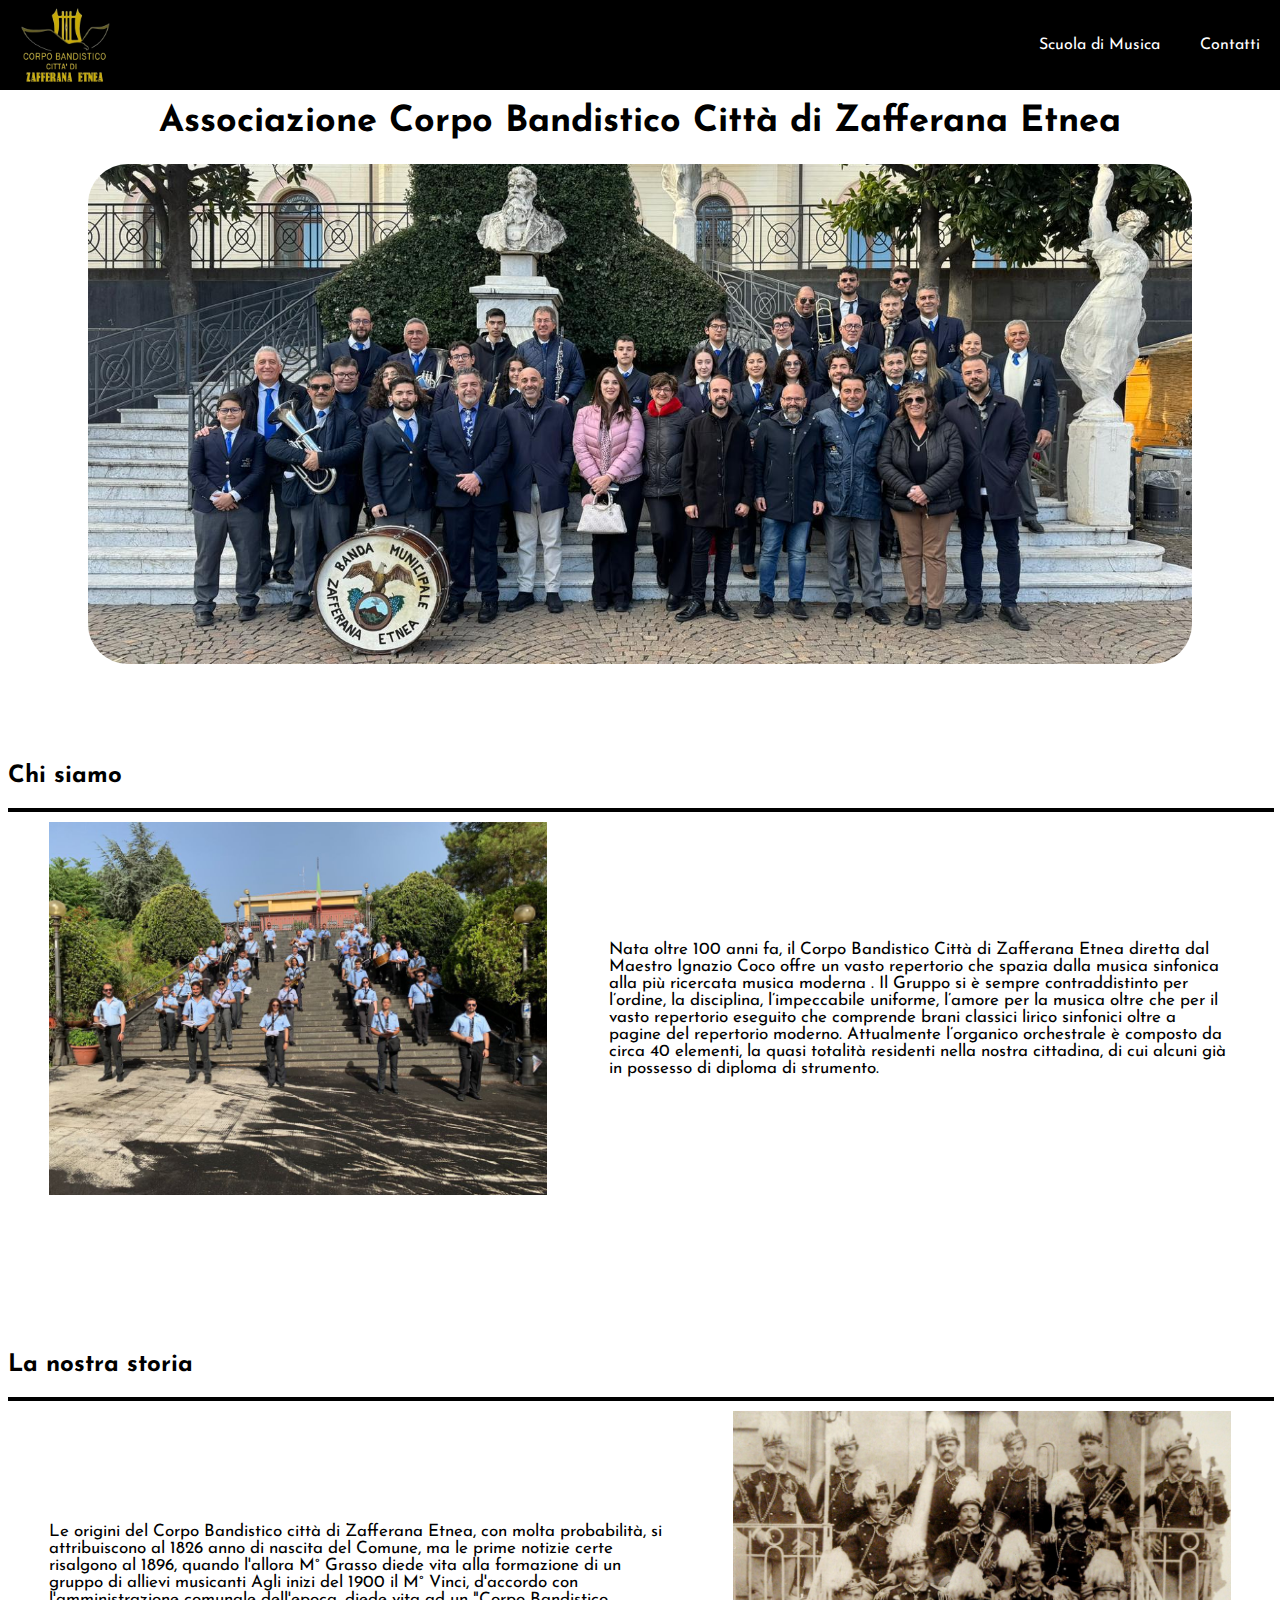
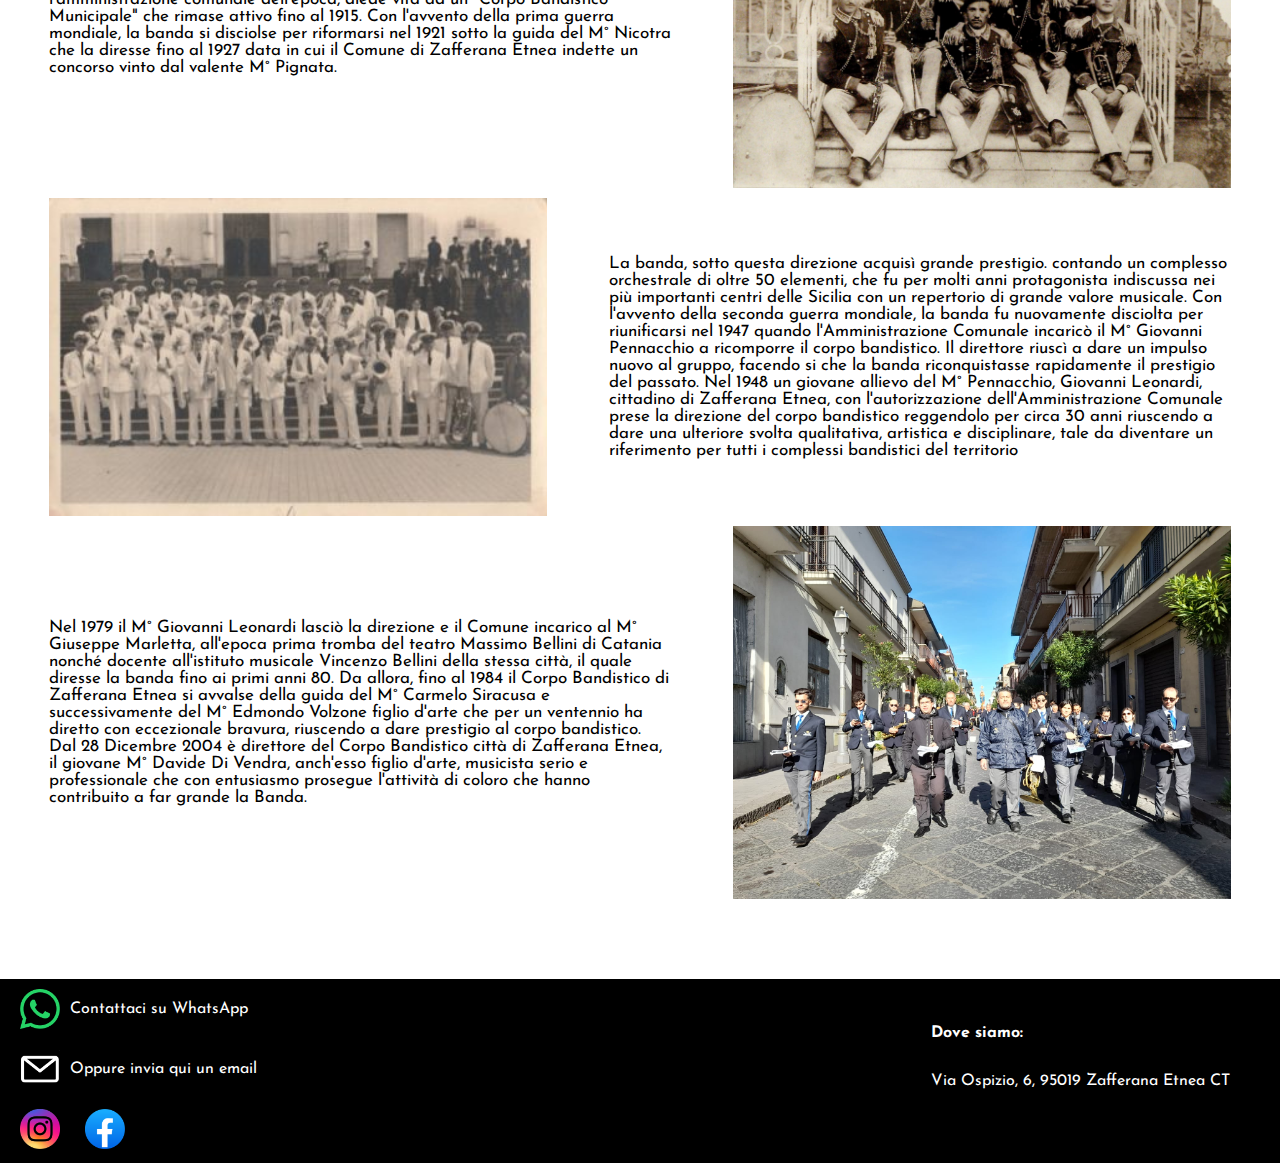
<file: index.html>
<!DOCTYPE html>
<html lang="it">
<head>
    <meta charset="UTF-8">
    <meta name="viewport" content="width=device-width, initial-scale=1.0">
    <link href="https://fonts.googleapis.com/css2?family=Josefin+Sans:ital,wght@0,100..700;1,100..700&display=swap"
        rel="stylesheet">
    <link href="https://fonts.googleapis.com/icon?family=Material+Icons" rel="stylesheet">
    <link rel="stylesheet" href="style.css">
    
    <link rel="icon" href="img/logosito.png" type="image/jpg">
    <title>Banda di Zafferana Etnea</title>
</head>
<body>
    <div class="bodyclick" onclick="closeMenu()"></div>
    <navbar>
        <div class="top-pannel">
            <img src="img/burgher-icon.png" alt="burgerMenu" class="burger-menu" id="burger-menu" onclick="toggleMenu()">
            <div class="small-filler"></div>
            <img src="img/logo.png" alt="logo" class="burger-img" onclick="home()">
            <div class="filler"></div>
            <a href="scuoladimusica.html" class="burger-link">Scuola di Musica</a>
            <!--<a href="other.html" class="burger-link">Altro</a>-->
            <a href="#footer" class="burger-link">Contatti</a>
        </div>

        <div class="pannello" id="pannello">
            <a href="scuoladimusica.html" class="" onclick="toggleMenu()">Scuola di Musica</a>
            <!--<a href="other.html" class="" onclick="toggleMenu()">Altro</a>-->
            <a href="#footer" class="" onclick="toggleMenu()">Contatti</a>
        </div>
        
    </navbar>

    <button id="topButton" class="top-button" onclick="scrollToTop()"></button>

    <div class="title">
        <h1>Associazione Corpo Bandistico Città di Zafferana Etnea</h1> 
        <img src="img/first-image.jpg" alt="Copertina" class="img-copertina">
    </div>

    <div class="info-box" id="top-spawn">
        <h2>Chi siamo</h2>
        <div class="line"></div>
        <div class="right-img">
            <img src="img/story/schieramento.jpg" alt="Seconda immagine" class="img-right-img">
            <p>Nata oltre 100 anni fa, il Corpo Bandistico Città di Zafferana Etnea diretta dal Maestro Ignazio Coco offre un vasto repertorio che spazia dalla musica sinfonica alla più ricercata musica moderna .
                Il Gruppo si è sempre contraddistinto per l’ordine, la disciplina, l’impeccabile uniforme, l’amore per la musica oltre che per il vasto repertorio eseguito che comprende brani classici lirico sinfonici oltre a pagine del repertorio moderno. Attualmente l’organico orchestrale è composto da circa 40 elementi, la quasi totalità residenti nella nostra cittadina, di cui alcuni già in possesso di diploma di strumento.</p>
        </div>
    </div>

    <br><br><br>

    <div class="info-box">
        <h2>La nostra storia</h2>
        <div class="line"></div>
        <div class="right-img">
            <p>Le origini del Corpo Bandistico città di Zafferana Etnea, con molta probabilità, si attribuiscono al 1826 anno di nascita del Comune, ma le prime notizie certe risalgono al 1896, quando l'allora M° Grasso diede vita alla formazione di un gruppo di allievi musicanti Agli inizi del 1900 il M° Vinci, d'accordo con l'amministrazione comunale dell'epoca, diede vita ad un "Corpo Bandistico Municipale" che rimase attivo fino al 1915. Con l'avvento della prima guerra mondiale, la banda si disciolse per riformarsi nel 1921 sotto la guida del M° Nicotra che la diresse fino al 1927 data in cui il Comune di Zafferana Etnea indette un concorso vinto dal valente M° Pignata.</p>
            <img src="img/story/first-image.jpg" alt="Storia prima immagine" class="img-right-img">
        </div>

        <div class="left-img">
            <p>La banda, sotto questa direzione acquisì grande prestigio. contando un complesso orchestrale di oltre 50 elementi, che fu per molti anni protagonista indiscussa nei più importanti centri delle Sicilia con un repertorio di grande valore musicale. Con l'avvento della seconda guerra mondiale, la banda fu nuovamente disciolta per riunificarsi nel 1947 quando l'Amministrazione Comunale incaricò il M° Giovanni Pennacchio a ricomporre il corpo bandistico. Il direttore riuscì a dare un impulso nuovo al gruppo, facendo si che la banda riconquistasse rapidamente il prestigio del passato. Nel 1948 un giovane allievo del M° Pennacchio, Giovanni Leonardi, cittadino di Zafferana Etnea, con l'autorizzazione dell'Amministrazione Comunale prese la direzione del corpo bandistico reggendolo per circa 30 anni riuscendo a dare una ulteriore svolta qualitativa, artistica e disciplinare, tale da diventare un riferimento per tutti i complessi bandistici del territorio</p>
            <img src="img/story/foto2.jpg" alt="Storia seconda immagine" class="img-right-img">
         </div>

         <div class="right-img">
            <p>Nel 1979 il M° Giovanni Leonardi lasciò la direzione e il Comune incarico al M° Giuseppe Marletta, all'epoca prima tromba del teatro Massimo Bellini di Catania nonché docente all'istituto musicale Vincenzo Bellini della stessa città, il quale diresse la banda fino ai primi anni 80. Da allora, fino al 1984 il Corpo Bandistico di Zafferana Etnea si avvalse della guida del M° Carmelo Siracusa e successivamente del M° Edmondo Volzone figlio d'arte che per un ventennio ha diretto con eccezionale bravura, riuscendo a dare prestigio al corpo bandistico. Dal 28 Dicembre 2004 è direttore del Corpo Bandistico città di Zafferana Etnea, il giovane M° Davide Di Vendra, anch'esso figlio d'arte, musicista serio e professionale che con entusiasmo prosegue l'attività di coloro che hanno contribuito a far grande la Banda.</p>
            <img src="img/story/fotostoria3.jpg" alt="Storia terza immagine" class="img-right-img">
         </div>

    </div>

    <div class="space"></div>
    <div class="space"></div>
    
    <footer id="footer">
            <div class="contatti">
                <div class="contacts">
                    <div class="whatsapp">
                        <a href="https://wa.me/3420041182" target="_blank" class="link">
                            <img src="img/Logo/whatsapp.png" alt="WhatsApp" class="contact-img">
                            <p class="testo-link">Contattaci su WhatsApp</p>
                        </a>
                    </div>
        
                    <div class="mail">
                        <a href="mailto:bandazafferanaetnea@gmail.com" target="_blank" class="link">
                            <img src="img/Logo/email.png" alt="Posta Elettronica" class="contact-img" style="filter:invert(1);">
                            <p class="testo-link">Oppure invia qui un email</p>
                        </a>
                    </div>
                </div>
    
                <div class="social">
                    <a href="https://www.instagram.com/corpo_bandistico_zafferana?utm_source=ig_web_button_share_sheet&igsh=ZDNlZDc0MzIxNw==" target="_blank"><img src="img/Logo/instagram.png" alt="Instagram" class="contact-img"></a>
                    <a href="https://www.facebook.com/bandazafferana" target="_blank"><img src="img/Logo/facebook.png" alt="Facebook" class="contact-img"></a>
                    <!--<a href="https://tiktok.com" target="_blank"><img src="img/Logo/tiktok.png" alt="TikTok" class="contact-img" style="border: 1px solid white; border-radius: 100%;"></a>-->
                </div>
            </div>

            <div class="filler"></div>

            <div class="posizione">
                <p class="link" id="dovesiamo"><strong>Dove siamo:</strong></p> <br>
                <a href="https://maps.app.goo.gl/x5moHL3bVWZBG6Mq9" target="_blank" class="link">Via Ospizio, 6, 95019 Zafferana Etnea CT</a>
            </div>
    </footer>

    <script src="code.js"></script>
</body>
</html>
</file>
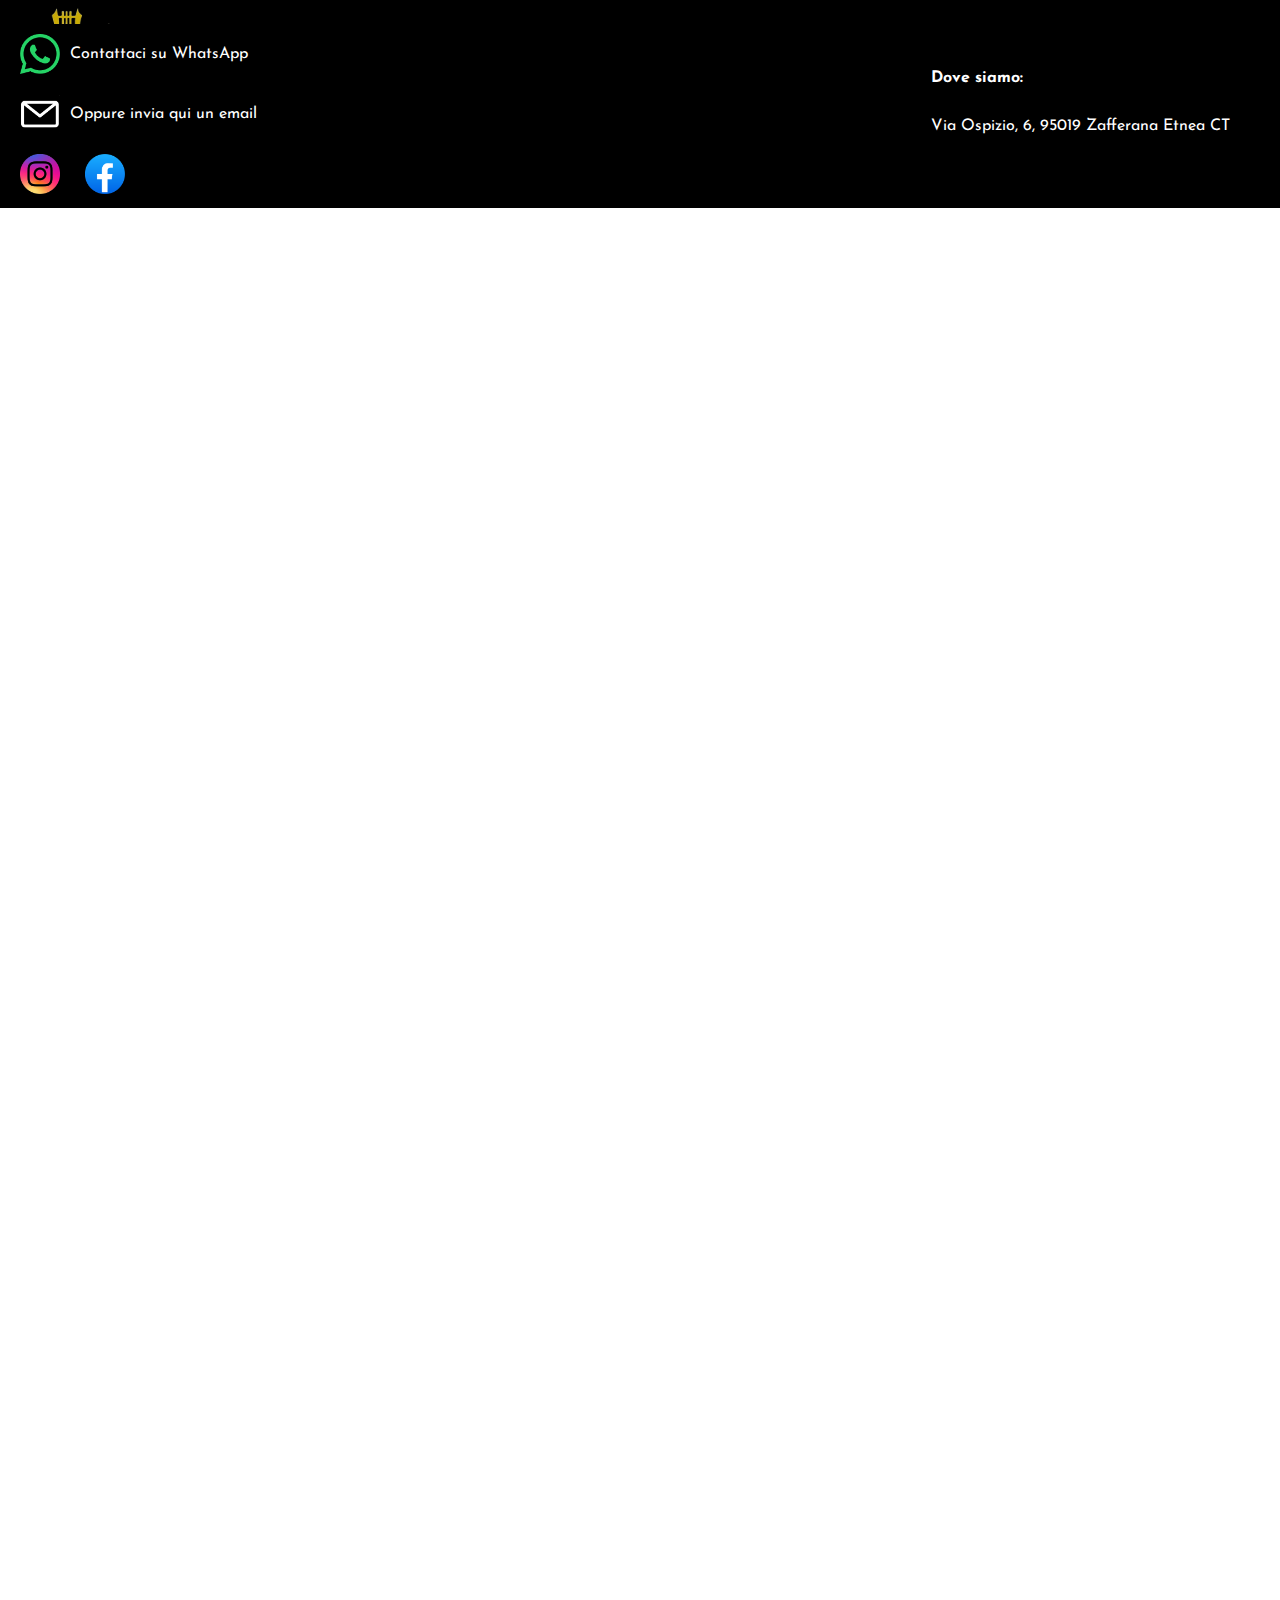
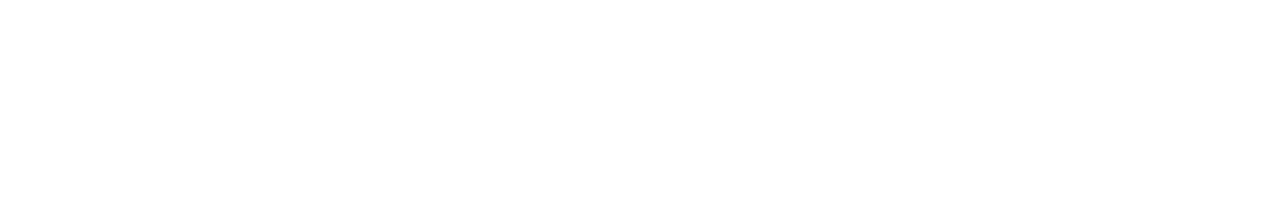
<file: other.html>
<!DOCTYPE html>
<html lang="it">
<head>
    <meta charset="UTF-8">
    <meta name="viewport" content="width=device-width, initial-scale=1.0">
    <link href="https://fonts.googleapis.com/css2?family=Josefin+Sans:ital,wght@0,100..700;1,100..700&display=swap"
        rel="stylesheet">
    <link href="https://fonts.googleapis.com/icon?family=Material+Icons" rel="stylesheet">
    <link rel="stylesheet" href="style.css">
    <link rel="icon" href="img/logosito.png" type="image/jpg">
    
    <title>Banda di Zafferana Etnea</title>
</head>
<body>
    <div class="bodyclick" onclick="closeMenu()"></div> 
    <navbar>
        <div class="top-pannel">
            <img src="img/burgher-icon.png" alt="burgerMenu" class="burger-menu" id="burger-menu" onclick="toggleMenu()">
            <div class="small-filler"></div>
            <img src="img/logo.png" alt="logo" class="burger-img" onclick="home()">
            <div class="filler"></div>
            <a href="scuoladimusica.html" class="burger-link">Scuola di Musica</a>
            <!--<a href="other.html" class="burger-link">Altro</a>-->
            <a href="#footer" class="burger-link">Contatti</a>
        </div>

        <div class="pannello" id="pannello">
            <a href="scuoladimusica.html" class="" onclick="toggleMenu()">Scuola di Musica</a>
            <!--<a href="other.html" class="" onclick="toggleMenu()">Altro</a>-->
            <a href="#footer" class="" onclick="toggleMenu()">Contatti</a>
        </div>
        
    </navbar>

    <button id="topButton" class="top-button" onclick="scrollToTop()"></button>

    <br>





    <footer id="footer">
        <div class="contatti">
            <div class="contacts">
                <div class="whatsapp">
                    <a href="https://wa.me/3420041182" target="_blank" class="link">
                        <img src="img/Logo/whatsapp.png" alt="WhatsApp" class="contact-img">
                        <p class="testo-link">Contattaci su WhatsApp</p>
                    </a>
                </div>
    
                <div class="mail">
                    <a href="mailto:bandazafferanaetnea@gmail.com" target="_blank" class="link">
                        <img src="img/Logo/email.png" alt="Posta Elettronica" class="contact-img" style="filter:invert(1);">
                        <p class="testo-link">Oppure invia qui un email</p>
                    </a>
                </div>
            </div>

            <div class="social">
                <a href="https://www.instagram.com/corpo_bandistico_zafferana?utm_source=ig_web_button_share_sheet&igsh=ZDNlZDc0MzIxNw==" target="_blank"><img src="img/Logo/instagram.png" alt="Instagram" class="contact-img"></a>
                <a href="https://www.facebook.com/bandazafferana" target="_blank"><img src="img/Logo/facebook.png" alt="Facebook" class="contact-img"></a>
                <!--<a href="https://tiktok.com" target="_blank"><img src="img/Logo/tiktok.png" alt="TikTok" class="contact-img" style="border: 1px solid white; border-radius: 100%;"></a>-->
            </div>
        </div>

        <div class="filler"></div>

        <div class="posizione">
            <p class="link" id="dovesiamo"><strong>Dove siamo:</strong></p> <br>
            <a href="https://maps.app.goo.gl/x5moHL3bVWZBG6Mq9" target="_blank" class="link">Via Ospizio, 6, 95019 Zafferana Etnea CT</a>
        </div>
</footer>

<script href="code.js"></script>
</body>
</html>
</file>
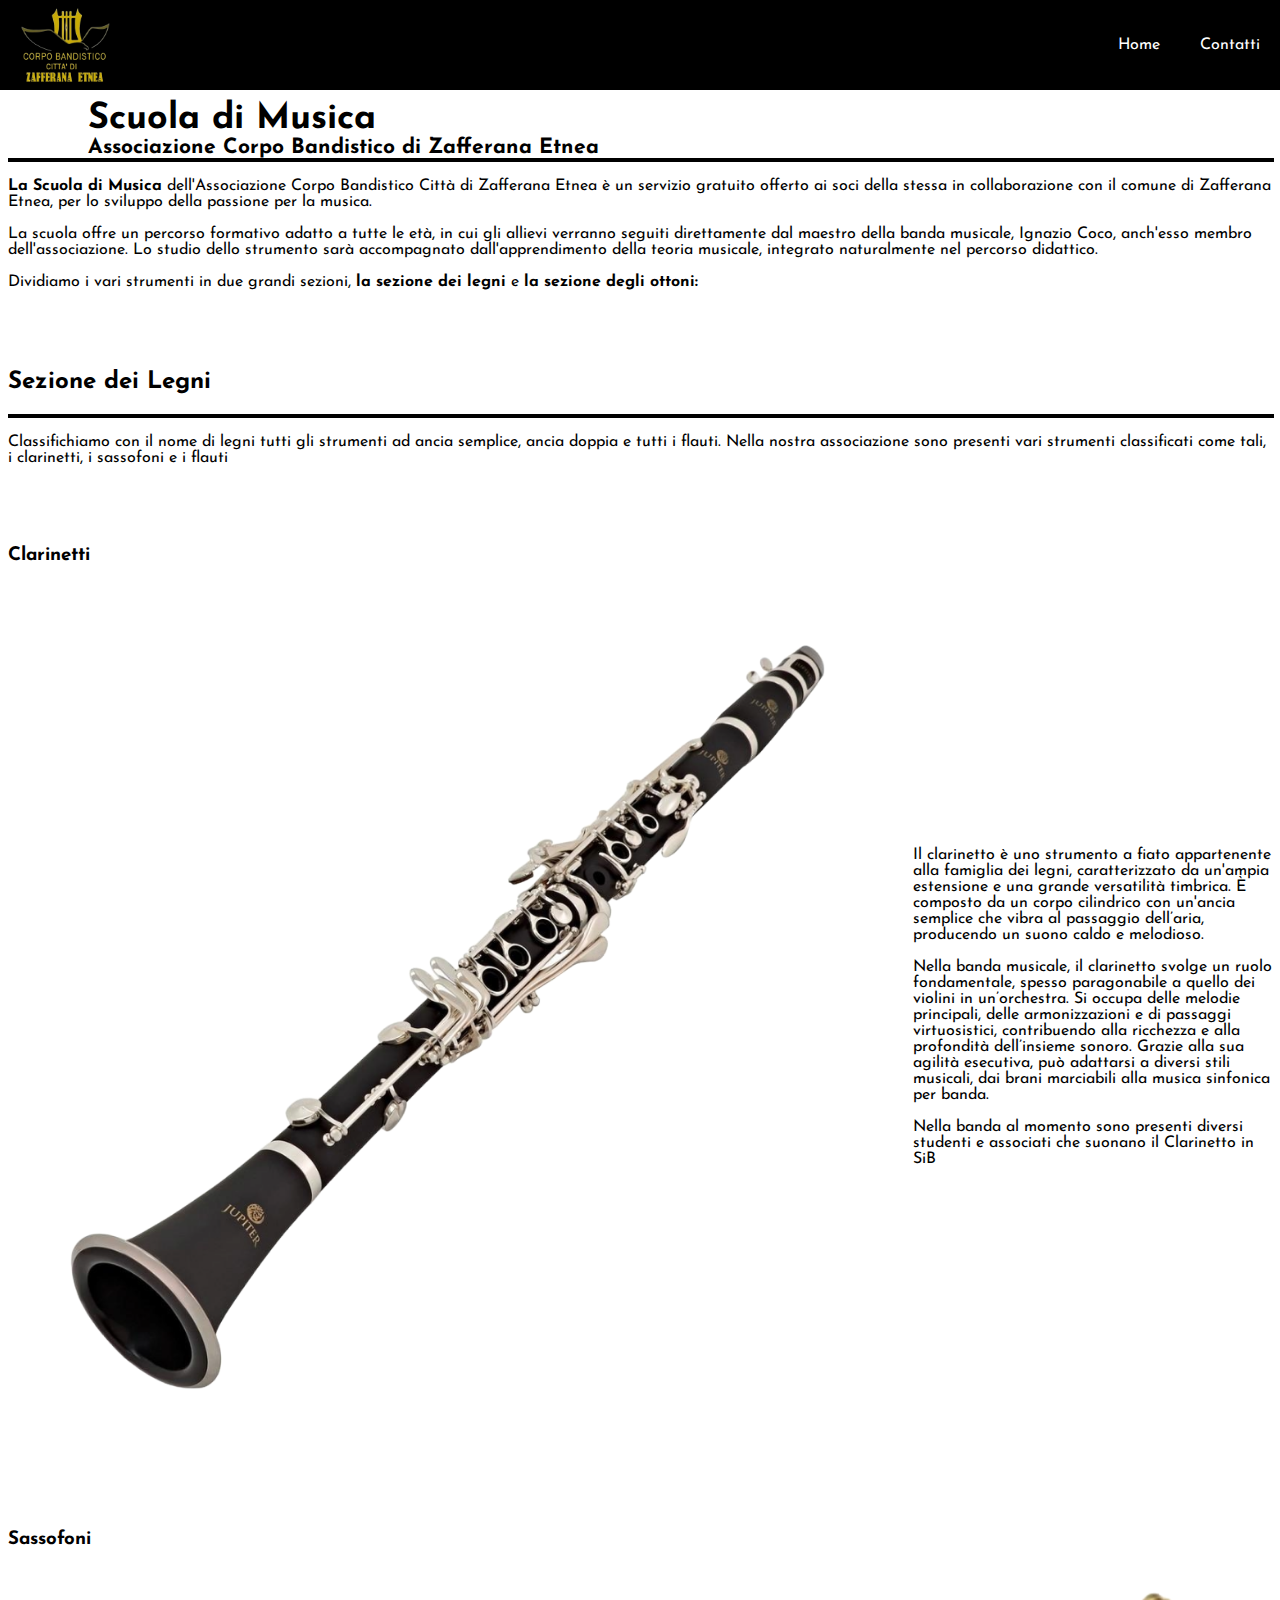
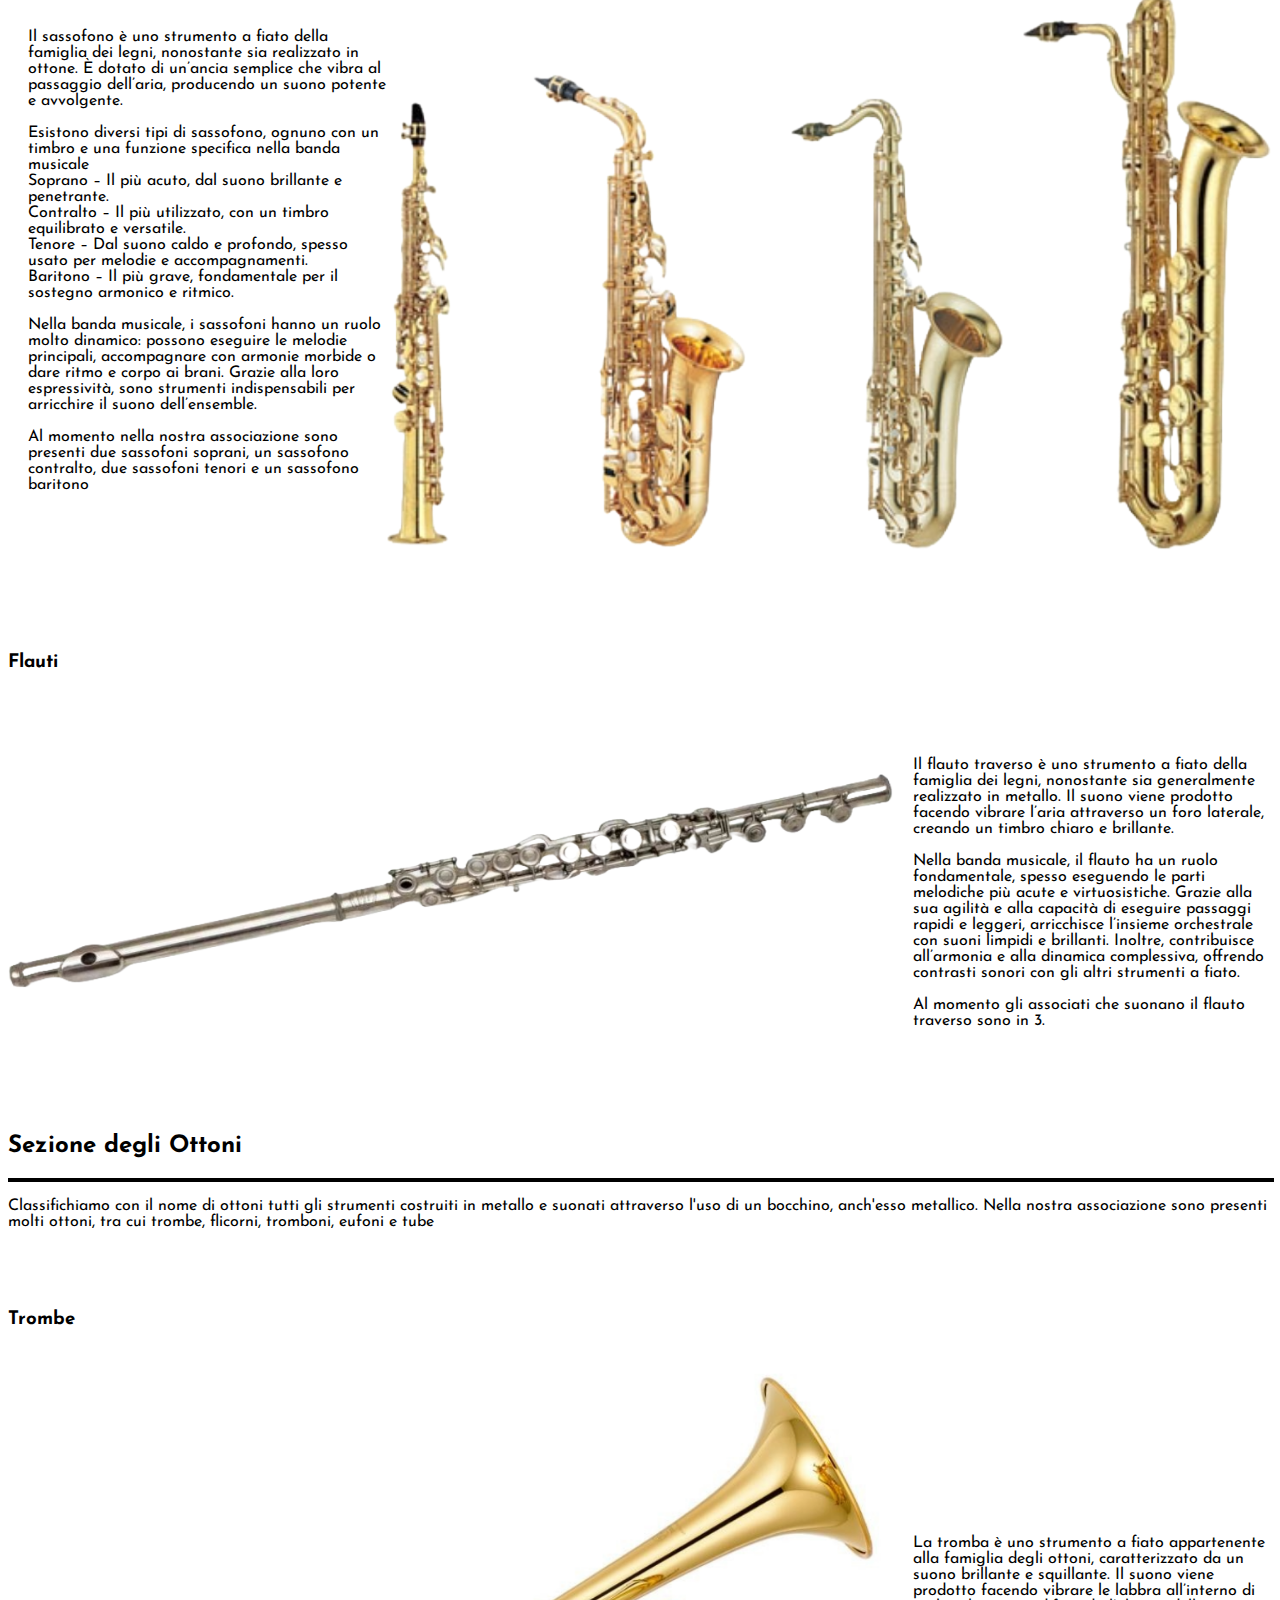
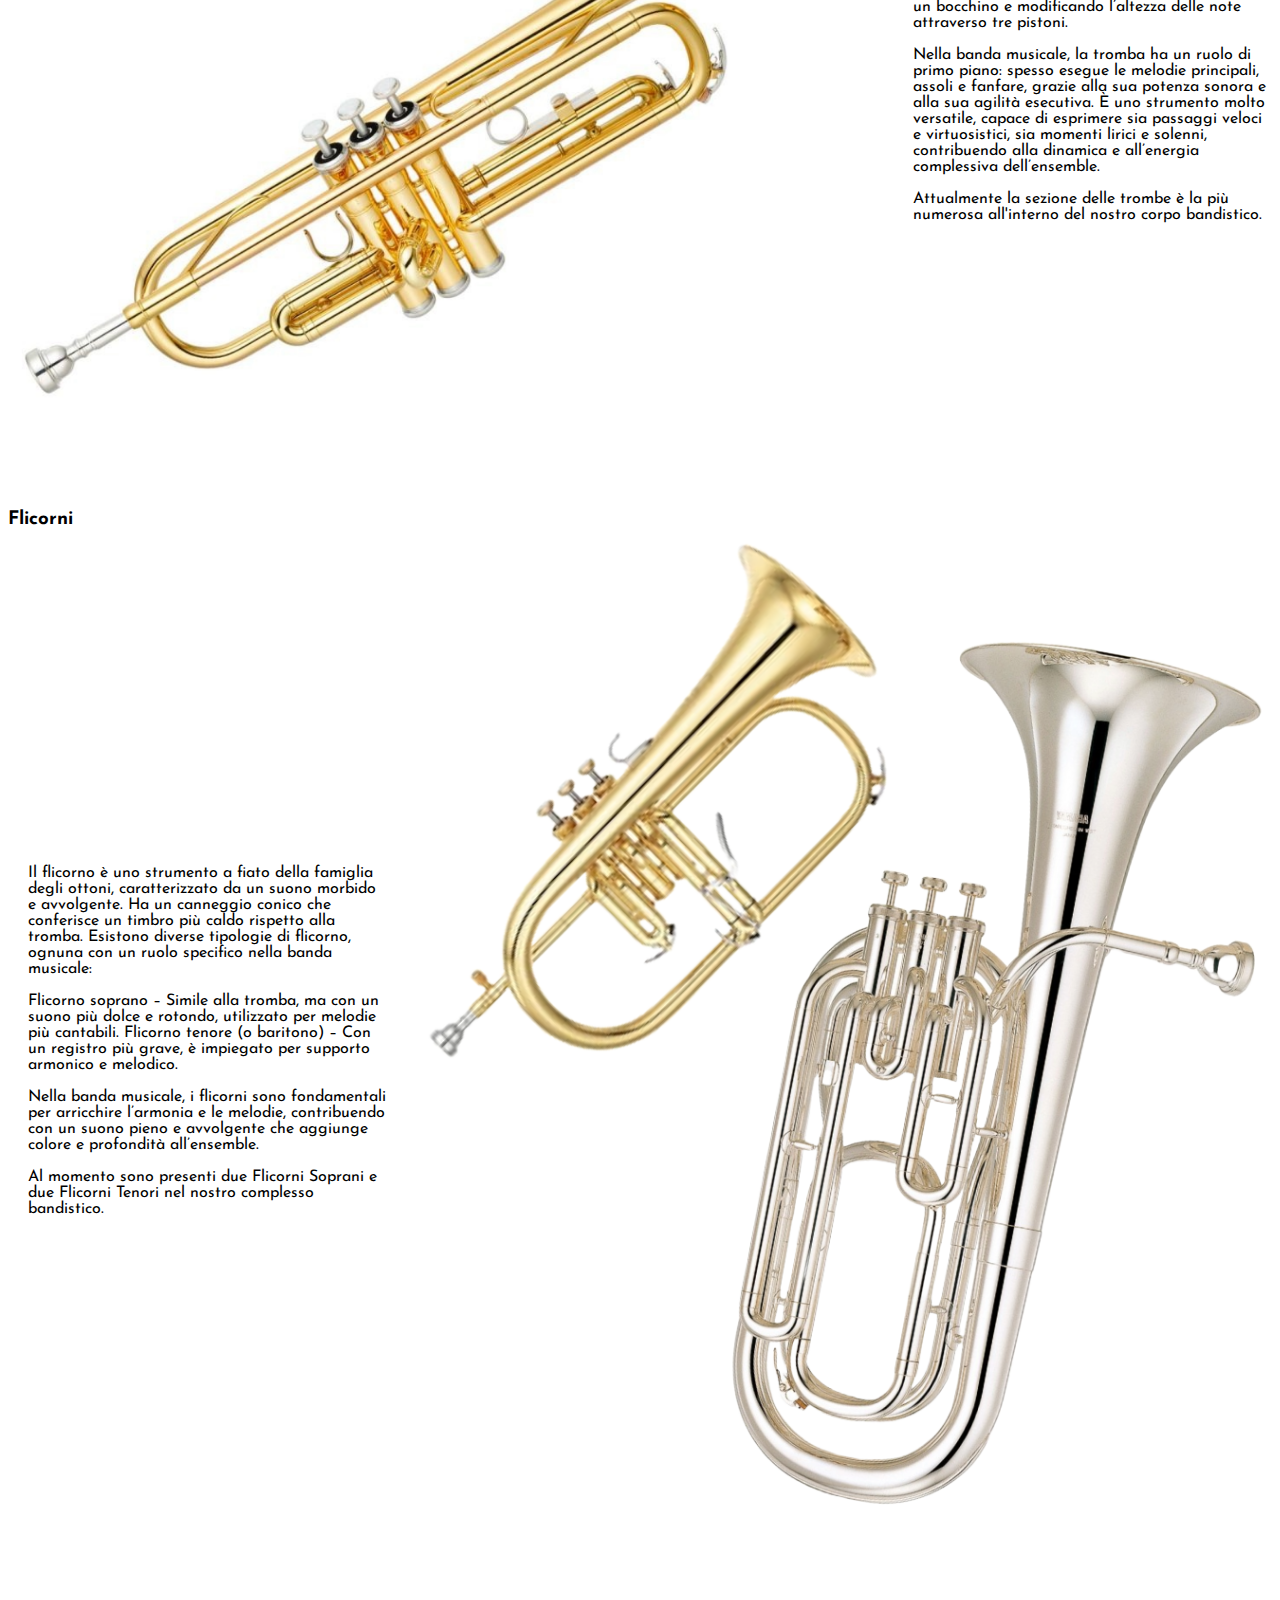
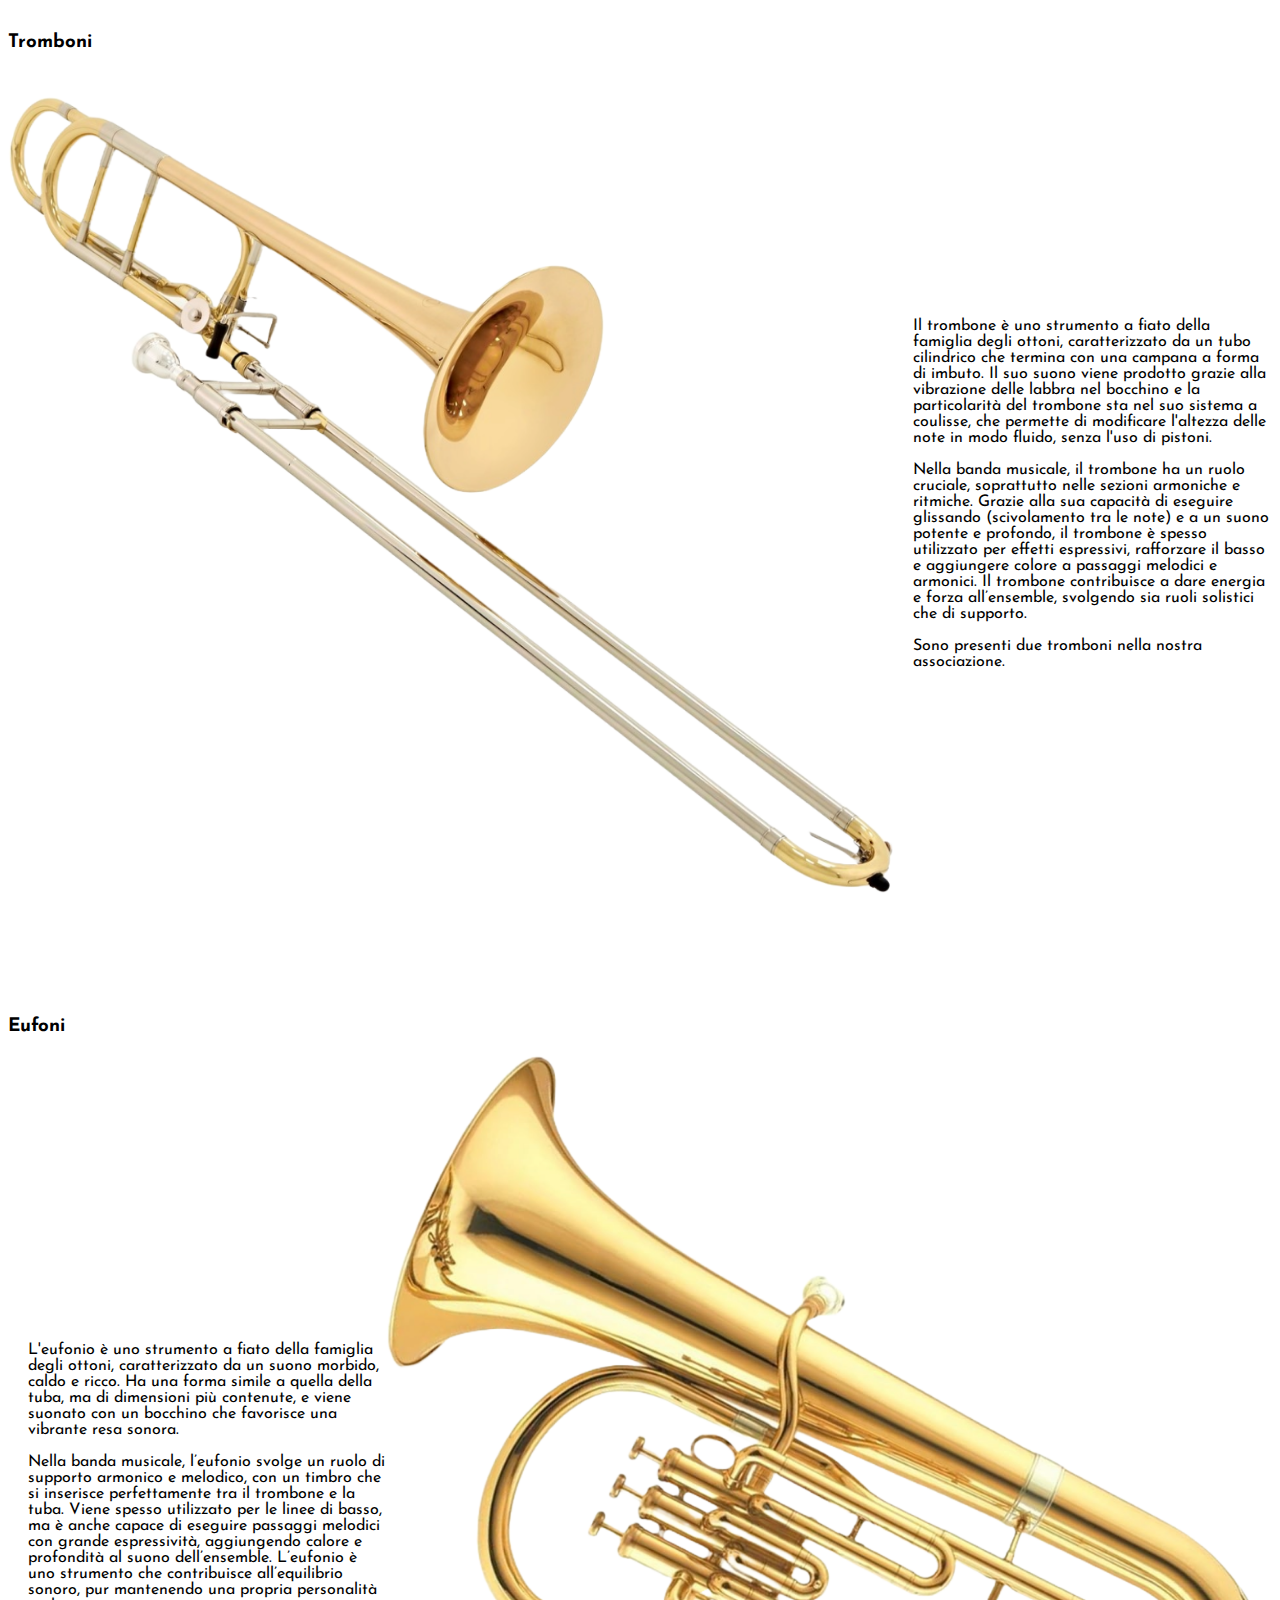
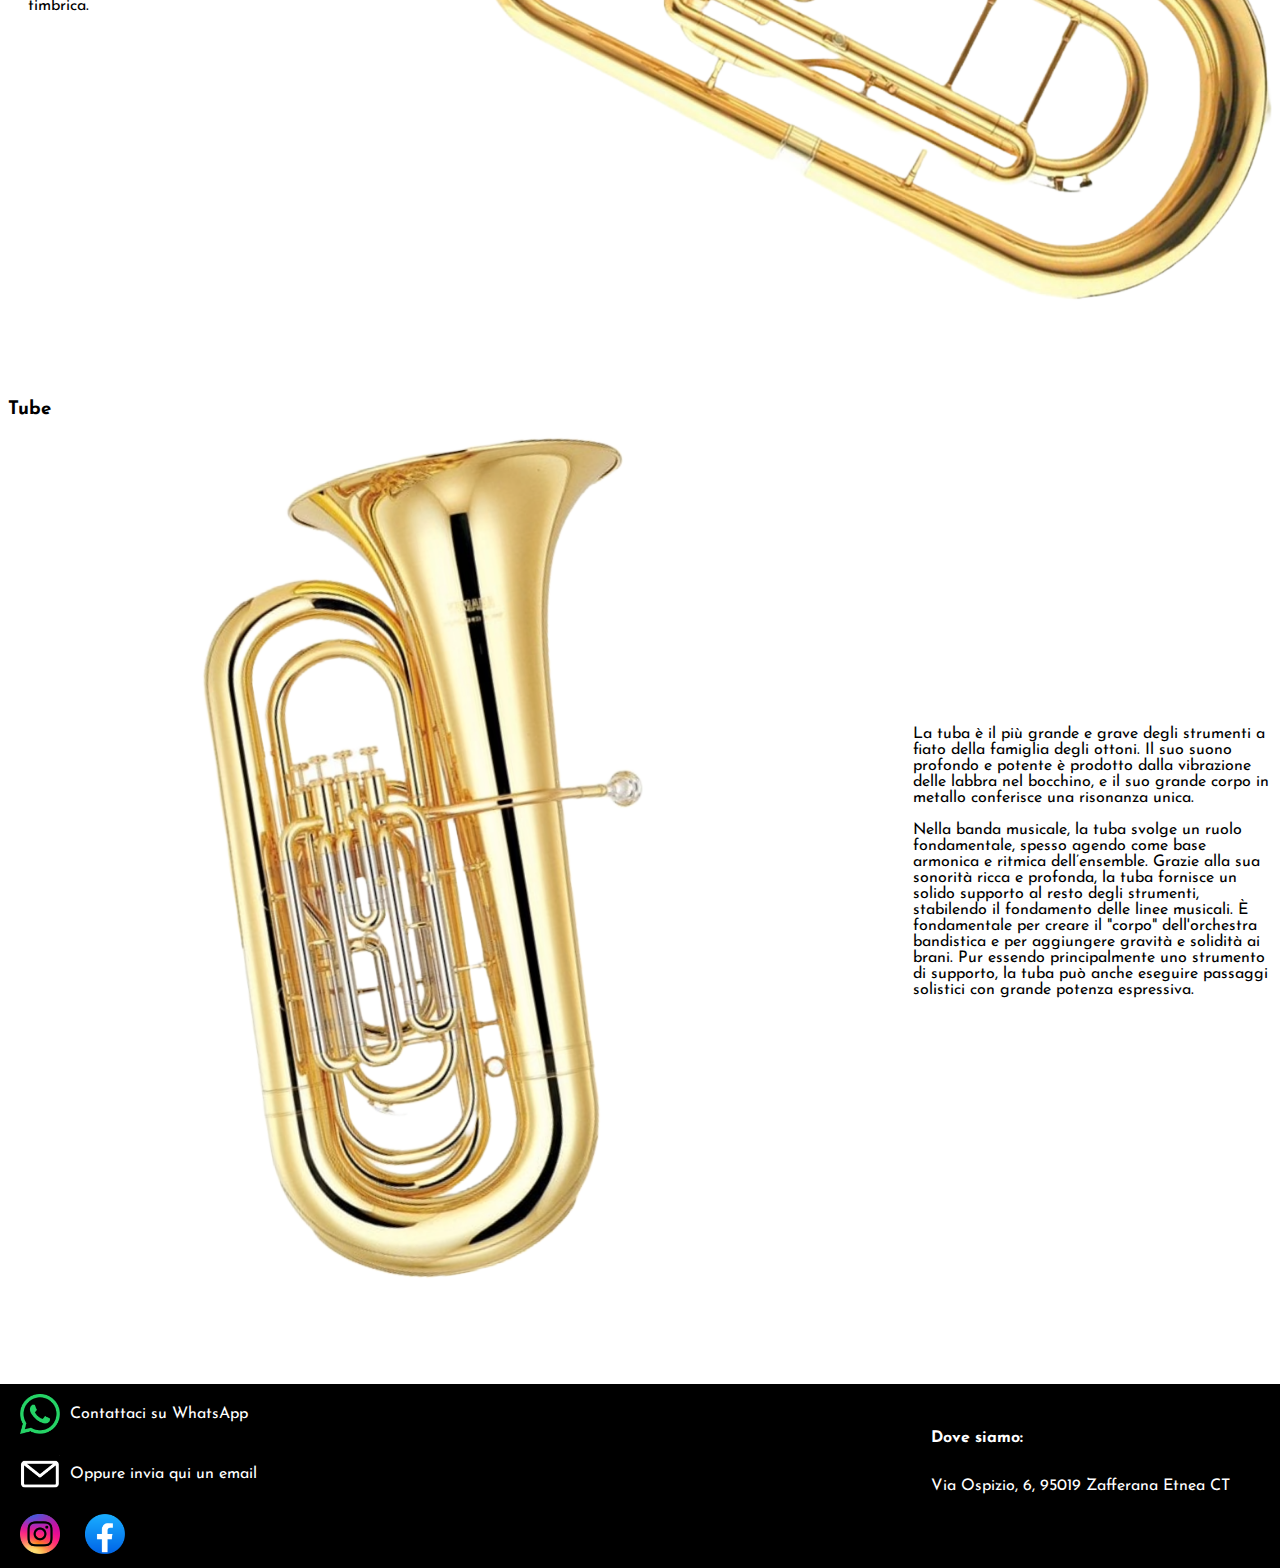
<file: scuoladimusica.html>
<!DOCTYPE html>
<html lang="it">
<head>
    <meta charset="UTF-8">
    <meta name="viewport" content="width=device-width, initial-scale=1.0">
    <link href="https://fonts.googleapis.com/css2?family=Josefin+Sans:ital,wght@0,100..700;1,100..700&display=swap"
        rel="stylesheet">
    <link href="https://fonts.googleapis.com/icon?family=Material+Icons" rel="stylesheet">
    <link rel="stylesheet" href="style.css">
    <link rel="icon" href="img/logo.jpg" type="image/jpg">
    
    <title>Banda di Zafferana Etnea</title>
</head>
<body>
    <div class="bodyclick" onclick="closeMenu()"></div>
    <navbar>
        <div class="top-pannel">
            <img src="img/burgher-icon.png" alt="burgerMenu" class="burger-menu" id="burger-menu" onclick="toggleMenu()">
            <div class="small-filler"></div>
            <img src="img/logo.png" alt="logo" class="burger-img" onclick="home()">
            <div class="filler"></div>
            <a href="index.html" class="burger-link">Home</a>
            <!--<a href="other.html" class="burger-link">Altro</a>-->
            <a href="#footer" class="burger-link">Contatti</a>
        </div>

        <div class="pannello" id="pannello">
            <a href="index.html" class="" onclick="toggleMenu()">Home</a>
            <!--<a href="other.html" class="" onclick="toggleMenu()">Altro</a>-->
            <a href="#footer" class="" onclick="toggleMenu()">Contatti</a>
        </div>
        
    </navbar>

    <button id="topButton" class="top-button" onclick="scrollToTop()"></button>
    
    <div class="title2">
        <h1>Scuola di Musica</h1>
        <h3> Associazione Corpo Bandistico di Zafferana Etnea</h3>
    </div> 
    <div class="line"></div>

    <div class="info-box2">
        <div class="introduzione">
            <p><strong>La Scuola di Musica</strong> dell'Associazione Corpo Bandistico Città di Zafferana Etnea è un servizio gratuito offerto ai soci della stessa in collaborazione con il comune di Zafferana Etnea, per lo sviluppo della passione per la musica.</p>
            <p>La scuola offre un percorso formativo adatto a tutte le età, in cui gli allievi verranno seguiti direttamente dal maestro della banda musicale, Ignazio Coco, anch'esso membro dell'associazione. Lo studio dello strumento sarà accompagnato dall'apprendimento della teoria musicale, integrato naturalmente nel percorso didattico.</p>
            <p>Dividiamo i vari strumenti in due grandi sezioni, <strong>la sezione dei legni</strong> e <strong>la sezione degli ottoni:</strong></p>
        </div>
    </div>
    <div class="space"></div>

    <div class="info-box2" id="top-spawn">
        <h2>Sezione dei Legni</h2>
        <div class="line"></div>
        <p>Classifichiamo con il nome di legni tutti gli strumenti ad ancia semplice, ancia doppia e tutti i flauti. Nella nostra associazione sono presenti vari strumenti classificati come tali, i clarinetti, i sassofoni e i flauti</p>
        <div class="space"></div>
        <h3>Clarinetti</h3>
        <div class="strumenti-left">
            <img src="Strumenti/clarinet.png" alt="Clarinetto" class="clar">
            <p>Il clarinetto è uno strumento a fiato appartenente alla famiglia dei legni, caratterizzato da un'ampia estensione e una grande versatilità timbrica. È composto da un corpo cilindrico con un'ancia semplice che vibra al passaggio dell’aria, producendo un suono caldo e melodioso. <br> <br>Nella banda musicale, il clarinetto svolge un ruolo fondamentale, spesso paragonabile a quello dei violini in un’orchestra. Si occupa delle melodie principali, delle armonizzazioni e di passaggi virtuosistici, contribuendo alla ricchezza e alla profondità dell’insieme sonoro. Grazie alla sua agilità esecutiva, può adattarsi a diversi stili musicali, dai brani marciabili alla musica sinfonica per banda. <br><br> Nella banda al momento sono presenti diversi studenti e associati che suonano il Clarinetto in SiB</p>
        </div>
        <div class="space"></div>
        <h3>Sassofoni</h3>
        <div class="strumenti-right">
            <p>Il sassofono è uno strumento a fiato della famiglia dei legni, nonostante sia realizzato in ottone. È dotato di un’ancia semplice che vibra al passaggio dell’aria, producendo un suono potente e avvolgente.
                <br><br>
                Esistono diversi tipi di sassofono, ognuno con un timbro e una funzione specifica nella banda musicale <br>
                Soprano – Il più acuto, dal suono brillante e penetrante. <br>
                Contralto – Il più utilizzato, con un timbro equilibrato e versatile. <br>
                Tenore – Dal suono caldo e profondo, spesso usato per melodie e accompagnamenti. <br>
                Baritono – Il più grave, fondamentale per il sostegno armonico e ritmico. <br>
                <br>
                Nella banda musicale, i sassofoni hanno un ruolo molto dinamico: possono eseguire le melodie principali, accompagnare con armonie morbide o dare ritmo e corpo ai brani. Grazie alla loro espressività, sono strumenti indispensabili per arricchire il suono dell’ensemble. <br><br> Al momento nella nostra associazione sono presenti due sassofoni soprani, un sassofono contralto, due sassofoni tenori e un sassofono baritono</p>
            <img src="Strumenti/sax.png" alt="Sassofoni" class="sax">
        </div>
        <div class="space"></div>
        <h3>Flauti</h3>
        <div class="strumenti-left">
            <img src="Strumenti/flauto.png" alt="Flauti" class="flauto">
            <p>Il flauto traverso è uno strumento a fiato della famiglia dei legni, nonostante sia generalmente realizzato in metallo. Il suono viene prodotto facendo vibrare l’aria attraverso un foro laterale, creando un timbro chiaro e brillante.
                <br><br>
                Nella banda musicale, il flauto ha un ruolo fondamentale, spesso eseguendo le parti melodiche più acute e virtuosistiche. Grazie alla sua agilità e alla capacità di eseguire passaggi rapidi e leggeri, arricchisce l’insieme orchestrale con suoni limpidi e brillanti. Inoltre, contribuisce all’armonia e alla dinamica complessiva, offrendo contrasti sonori con gli altri strumenti a fiato.
                <br><br>
                Al momento gli associati che suonano il flauto traverso sono in 3.
            </p>
        </div>
    </div>

    <div class="info-box2">
        <h2>Sezione degli Ottoni</h2>
        <div class="line"></div>
        <p>Classifichiamo con il nome di ottoni tutti gli strumenti costruiti in metallo e suonati attraverso l'uso di un bocchino, anch'esso metallico. Nella nostra associazione sono presenti molti ottoni, tra cui trombe, flicorni, tromboni, eufoni e tube</p>
        <div class="space"></div>
        <h3>Trombe</h3>
        <div class="strumenti-left">
            <img src="Strumenti/trombe.png" alt="tromba" class="tromba">
            <p>La tromba è uno strumento a fiato appartenente alla famiglia degli ottoni, caratterizzato da un suono brillante e squillante. Il suono viene prodotto facendo vibrare le labbra all’interno di un bocchino e modificando l’altezza delle note attraverso tre pistoni.
                <br><br>
                Nella banda musicale, la tromba ha un ruolo di primo piano: spesso esegue le melodie principali, assoli e fanfare, grazie alla sua potenza sonora e alla sua agilità esecutiva. È uno strumento molto versatile, capace di esprimere sia passaggi veloci e virtuosistici, sia momenti lirici e solenni, contribuendo alla dinamica e all’energia complessiva dell’ensemble.
                <br><br>
                Attualmente la sezione delle trombe è la più numerosa all'interno del nostro corpo bandistico.
            </p>
        </div>
        <div class="space"></div>
        <h3>Flicorni</h3>
        <div class="strumenti-right">
            <p>Il flicorno è uno strumento a fiato della famiglia degli ottoni, caratterizzato da un suono morbido e avvolgente. Ha un canneggio conico che conferisce un timbro più caldo rispetto alla tromba. Esistono diverse tipologie di flicorno, ognuna con un ruolo specifico nella banda musicale:
                <br><br>
                Flicorno soprano – Simile alla tromba, ma con un suono più dolce e rotondo, utilizzato per melodie più cantabili.
                Flicorno tenore (o baritono) – Con un registro più grave, è impiegato per supporto armonico e melodico.
                <br><br>
                Nella banda musicale, i flicorni sono fondamentali per arricchire l’armonia e le melodie, contribuendo con un suono pieno e avvolgente che aggiunge colore e profondità all’ensemble.
                <br><br>
                Al momento sono presenti due Flicorni Soprani e due Flicorni Tenori nel nostro complesso bandistico.
            </p>
            <img src="Strumenti/flicorni.png" alt="flicorni">
        </div>
        <div class="space"></div>
        <h3>Tromboni</h3>
        <div class="strumenti-left">
            <img src="Strumenti/trombone.png" alt="Trombone">
            <p>Il trombone è uno strumento a fiato della famiglia degli ottoni, caratterizzato da un tubo cilindrico che termina con una campana a forma di imbuto. Il suo suono viene prodotto grazie alla vibrazione delle labbra nel bocchino e la particolarità del trombone sta nel suo sistema a coulisse, che permette di modificare l'altezza delle note in modo fluido, senza l'uso di pistoni.
                <br><br>
                Nella banda musicale, il trombone ha un ruolo cruciale, soprattutto nelle sezioni armoniche e ritmiche. Grazie alla sua capacità di eseguire glissando (scivolamento tra le note) e a un suono potente e profondo, il trombone è spesso utilizzato per effetti espressivi, rafforzare il basso e aggiungere colore a passaggi melodici e armonici. Il trombone contribuisce a dare energia e forza all’ensemble, svolgendo sia ruoli solistici che di supporto.
                <br><br>
                Sono presenti due tromboni nella nostra associazione.
            </p>
        </div>
        <div class="space"></div>
        <h3>Eufoni</h3>
        <div class="strumenti-right">
            <p>L'eufonio è uno strumento a fiato della famiglia degli ottoni, caratterizzato da un suono morbido, caldo e ricco. Ha una forma simile a quella della tuba, ma di dimensioni più contenute, e viene suonato con un bocchino che favorisce una vibrante resa sonora.
                <br><br>
                Nella banda musicale, l’eufonio svolge un ruolo di supporto armonico e melodico, con un timbro che si inserisce perfettamente tra il trombone e la tuba. Viene spesso utilizzato per le linee di basso, ma è anche capace di eseguire passaggi melodici con grande espressività, aggiungendo calore e profondità al suono dell’ensemble. L’eufonio è uno strumento che contribuisce all’equilibrio sonoro, pur mantenendo una propria personalità timbrica.</p>
            <img src="Strumenti/eufoni.png" alt="eufoni">
        </div>
        <div class="space"></div>
        <h3>Tube</h3>
        <div class="strumenti-left">
            <img src="Strumenti/tuba.png" alt="tuba">
            <p>La tuba è il più grande e grave degli strumenti a fiato della famiglia degli ottoni. Il suo suono profondo e potente è prodotto dalla vibrazione delle labbra nel bocchino, e il suo grande corpo in metallo conferisce una risonanza unica.
                <br><br>
                Nella banda musicale, la tuba svolge un ruolo fondamentale, spesso agendo come base armonica e ritmica dell’ensemble. Grazie alla sua sonorità ricca e profonda, la tuba fornisce un solido supporto al resto degli strumenti, stabilendo il fondamento delle linee musicali. È fondamentale per creare il "corpo" dell'orchestra bandistica e per aggiungere gravità e solidità ai brani. Pur essendo principalmente uno strumento di supporto, la tuba può anche eseguire passaggi solistici con grande potenza espressiva.</p>
        </div>
        <div class="space"></div>
    </div>

    


    <footer id="footer">
        <div class="contatti">
            <div class="contacts">
                <div class="whatsapp">
                    <a href="https://wa.me/3420041182" target="_blank" class="link">
                        <img src="img/Logo/whatsapp.png" alt="WhatsApp" class="contact-img">
                        <p class="testo-link">Contattaci su WhatsApp</p>
                    </a>
                </div>
    
                <div class="mail">
                    <a href="mailto:bandazafferanaetnea@gmail.com" target="_blank" class="link">
                        <img src="img/Logo/email.png" alt="Posta Elettronica" class="contact-img" style="filter:invert(1);">
                        <p class="testo-link">Oppure invia qui un email</p>
                    </a>
                </div>
            </div>

            <div class="social">
                <a href="https://www.instagram.com/corpo_bandistico_zafferana?utm_source=ig_web_button_share_sheet&igsh=ZDNlZDc0MzIxNw==" target="_blank"><img src="img/Logo/instagram.png" alt="Instagram" class="contact-img"></a>
                <a href="https://www.facebook.com/bandazafferana" target="_blank"><img src="img/Logo/facebook.png" alt="Facebook" class="contact-img"></a>
                <!--<a href="https://tiktok.com" target="_blank"><img src="img/Logo/tiktok.png" alt="TikTok" class="contact-img" style="border: 1px solid white; border-radius: 100%;"></a>-->
            </div>
        </div>

        <div class="filler"></div>

        <div class="posizione">
            <p class="link" id="dovesiamo"><strong>Dove siamo:</strong></p> <br>
            <a href="https://maps.app.goo.gl/x5moHL3bVWZBG6Mq9" target="_blank" class="link">Via Ospizio, 6, 95019 Zafferana Etnea CT</a>
        </div>
</footer>

<script src="code.js"></script>
</body>
</html>
</file>
<file: style.css>
@media only screen and (max-width: 768px) {
    .top-pannel .burger-link {
        display: none !important;
    }

    .top-pannel img {
        width: 100px;
        height: auto;
        margin-left: 20px;
    }

    .filler {
        flex-grow: 0;
    }

    .small-filler {
        display: unset !important;
        flex-grow: 20 !important;
    }

    .burger-menu {
        display: unset !important;
        filter: invert(1);
        width: 50px !important;
        height: auto !important;
    }

    .pannello {
        display: none;
        position: fixed;
        flex-direction: column !important;
        left: 0;
        background: black;
        z-index: 2 !important;
        width: 60% !important;
        justify-content: flex-start;
        height: 35%;
    }

    .pannello a {
        text-decoration: none;
        color: white;
        margin: 10px;
        margin-top: 30px;
    }

    #footer {
        width: 100% !important;
        left: 0px !important;
        margin: 0px !important;
        padding: 0px !important;
        display: flex !important;
        background: black !important;
        z-index: 0 !important;
    }

    .contatti {
        display: flex;
        flex-direction: column;
        margin-left: 10px;
    }

    .link {
        text-decoration: none;
        color: white;
    }

    .contact-img {
        width: 40px;
        height: auto;
        margin: 10px;
    }

    .posizione {
        align-items: end;
        color: white;
        margin-right: 30px;
    }

    .posizione .link {
        text-align: end;
    }

    .title {
        font-size: small !important;
        margin: 0px !important;
        margin-top: 80px !important;
    }

    .title img {
        width: 100% !important;
        height: auto !important;
        border-radius: 40px;
        object-fit: cover;
        margin: auto;
    }

    .right-img {
        flex-direction: column !important;
        justify-content: center;
    }

    .right-img p {
        width: 100% !important;
    }

    .img-right-img {
        width: 100% !important;
    }

    
    .left-img {
        flex-direction: column !important;
        justify-content: center;
    }

    .left-img p {
        width: 100% !important;
    }

    .img-left-img {
        width: 100% !important;
    }

    .strumenti-left {
        display: flex;
        flex-direction: column-reverse !important;
        justify-content: center;
        align-items: center;
    }

    .strumenti-left img {
        width: 70%;
        height: auto;
    }

    .strumenti-left p {
        margin-left: 20px;
    }

    .strumenti-right {
        display: flex;
        flex-direction: column !important;
        justify-content: center;
        align-items: center;
    }

    .strumenti-right img {
        width: 70%;
        height: auto;
    }

    .strumenti-right p {
        margin-left: 20px;
    }
}

@media only screen and (max-width: 611px) {
    .testo-link {
        display: none !important;
    }

    .contacts {
        display: flex;
        flex-direction: row !important;
        margin: 0px !important;
    }
}



html {
    font-family: "Josefin Sans", sans-serif;
}

body {
    max-width: 100%;
    overflow-x: hidden;
    filter: none;
    z-index: 0;
}

.top-pannel {
    position: fixed;
    margin: 0px;
    height: 90px;
    width: 100%;
    background: black;
    top: 0%;
    left: 0%;
    z-index: 2;
    display: flex;
    justify-content: center;
    align-items: center;
}

.top-pannel img {
    width: 90px;
    height: auto;
    margin-left: 20px;
    margin-bottom: 5px;
    margin-top: 5px;
}

.pannello {
    display: none;
}

.top-pannel .burger-link {
    color: white;
    text-decoration: none;
    margin: 20px;
}

.filler {
    flex-grow: 1;
}

.small-filler {
    display: none;
}

.burger-menu {
    display: none;
}

#footer {
    position: absolute;
    width: 100%;
    left: 0px;
    margin: 0px;
    padding: 0%;
    display: flex;
    background: black;
    z-index: 100;
}

.contatti {
    display: flex;
    flex-direction: column;
    margin-left: 10px;
}

.contacts {
    display: flex;
    flex-direction: column;
}

.link {
    text-decoration: none;
    color: white;
    display: flex;
    flex-direction: row;
    justify-content: flex-start;
    align-items: center;
}

.contact-img {
    width: 40px;
    height: auto;
    margin: 10px;
}

.posizione {
    display: flex;
    flex-direction: column;
    justify-content: flex-start;
    color: white;
    margin-right: 50px;
    margin-top: 30px;
}

#dovesiamo {
    right: 10px;
}

.title {
    font-size: large;
    color: black;
    margin: 80px;
    display: flex;
    flex-direction: column;
    justify-content: center;
    align-items: center;
    text-align: center;
}

.right-img {
    display: flex;
    flex-direction: row;
    justify-content: space-around;
    align-items: center;
    margin: 10px;
}

.right-img p {
    font-size: 17px;
    width: 50%;
}

.img-right-img {
    width: 40%;
}

.left-img {
    display: flex;
    flex-direction: row-reverse;
    justify-content: space-around;
    align-items: center;
    margin: 10px;
}

.left-img p {
    font-size: 17px;
    width: 50%;
}

.img-left-img {
    width: 40%;
}

@media only screen and (min-width: 768px) {
    .title img {
        width: 100%;
        height: 500px;
        border-radius: 40px;
        object-fit: cover;
        margin: auto;
    }
}

.line {
    width: 100%;
    height: 2px;
    border: 1px solid black;
    background-color: black;
}

.info-box {
    margin-top: 100px;
}

.title2 {
    display: flex;
    font-size: large;
    margin: 80px;
    flex-direction: column;
    justify-content: space-between;
    align-items: flex-start;
    text-align: start;
    margin-bottom: 0%;
}

.title2 h1 {
    margin: 0%;
    margin-top: 21px;
}

.title2 h3 {
    margin: 0%;
}

.info-box2 {
    margin-top: 0%;
}

.info-box2 h3 {
    margin-bottom: 0%;
}

.strumenti-left {
    display: flex;
    flex-direction: row;
    justify-content: center;
    align-items: center;
}

.strumenti-left img {
    width: 70%;
    height: auto;
}

.strumenti-left p {
    margin-left: 20px;
}

.strumenti-right {
    display: flex;
    flex-direction: row;
    justify-content: center;
    align-items: center;
}

.strumenti-right img {
    width: 70%;
    height: auto;
}

.strumenti-right p {
    margin-left: 20px;
}

.space {
    margin: 80px;
}

.top-button {
    display: none; /* Inizialmente nascosto */
    position: fixed; /* Posizionato fissa in basso */
    bottom: 20px; /* Distanza dal basso */
    right: 20px; /* Distanza da destra */
    width: 50px; /* Dimensione del tasto */
    height: 50px; /* Dimensione del tasto */
    background-image: url('img/Logo/top-arrow.png'); /* Immagine di sfondo */
    background-size: cover; /* L'immagine copre l'intero pulsante */
    background-position: center; /* Posiziona l'immagine al centro */
    border: none; /* Rimuove il bordo */
    border-radius: 50%; /* Rende il tasto rotondo */ 
    cursor: pointer; /* Cambia cursore quando si passa sopra */
    box-shadow: 0px 4px 6px rgba(0, 0, 0, 0.1); /* Ombra per un effetto 3D */
    transition: background-color 0.3s ease; /* Transizione per l'effetto hover */
    z-index: 10000;
}

.bodyclick {
    height: 200vh;
    width: 100vw;
    position: absolute;
    background-color: transparent;
    z-index: 1;
}
</file>
